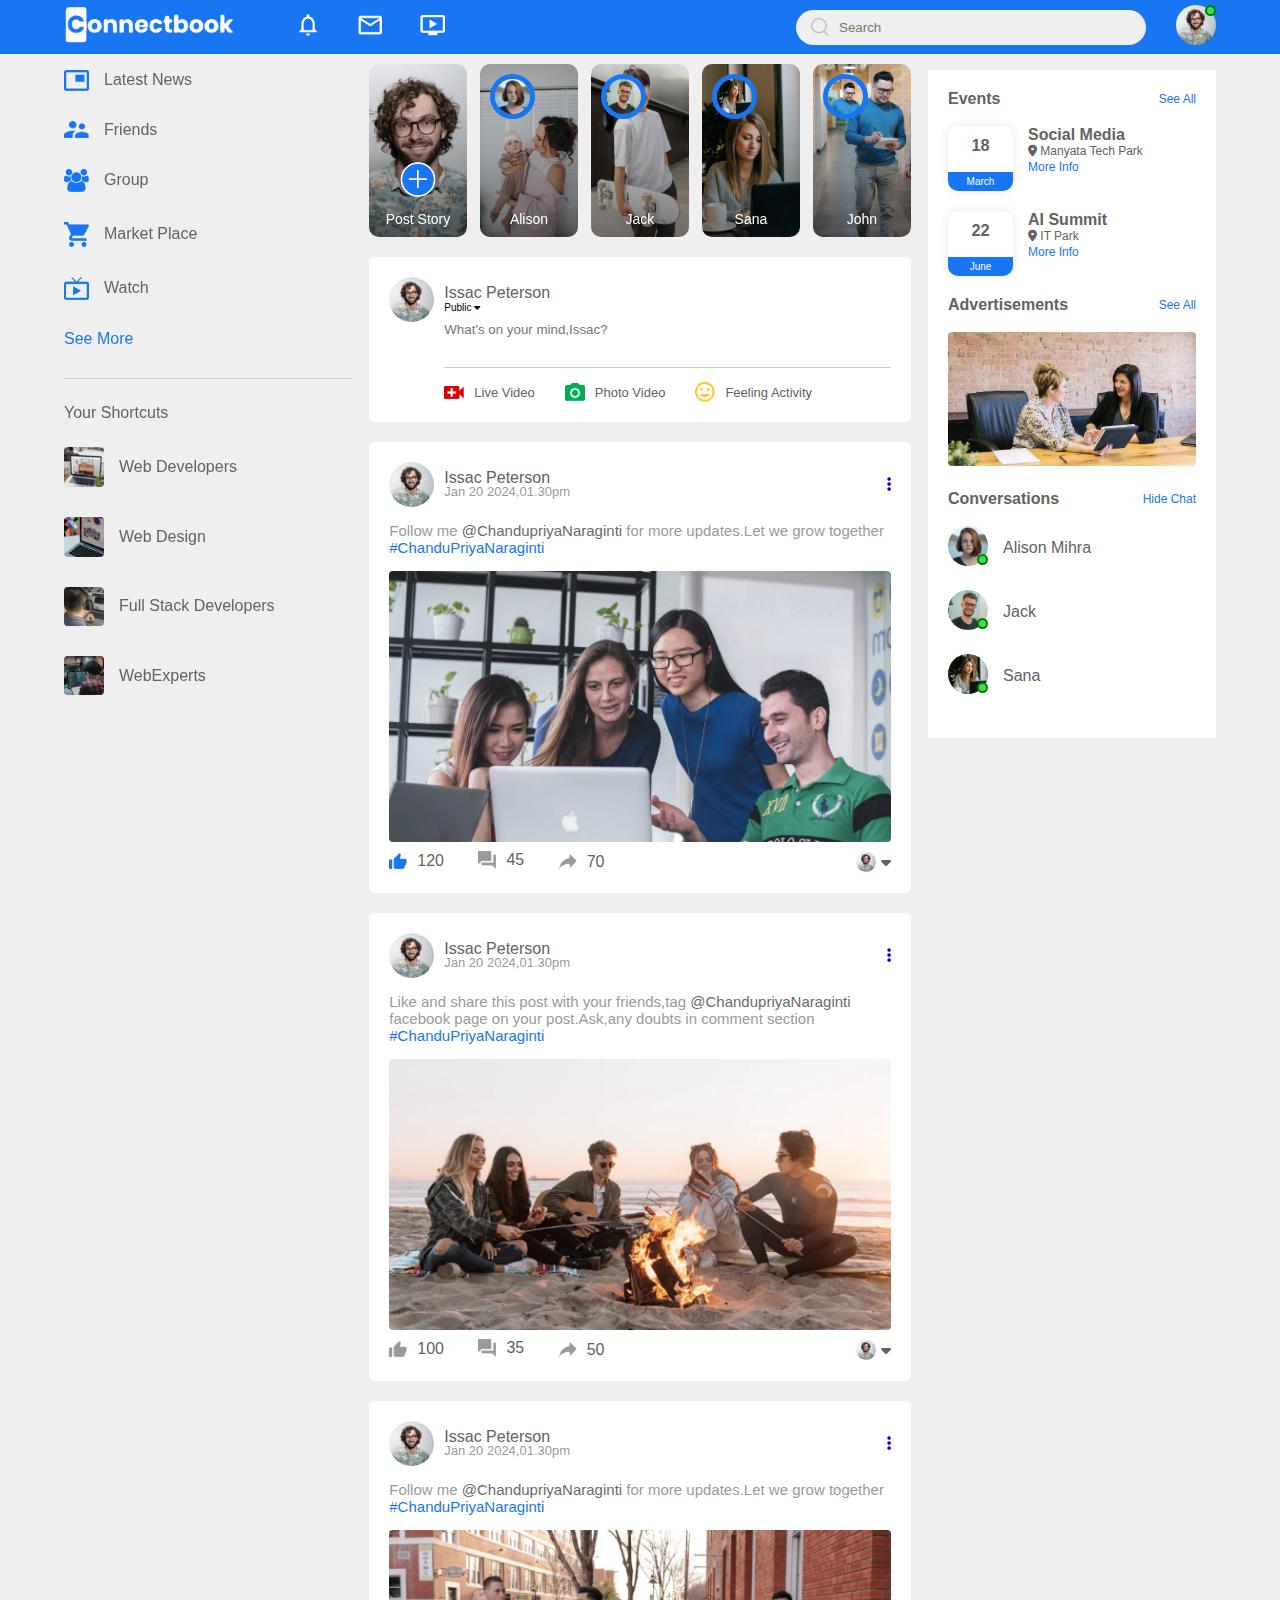
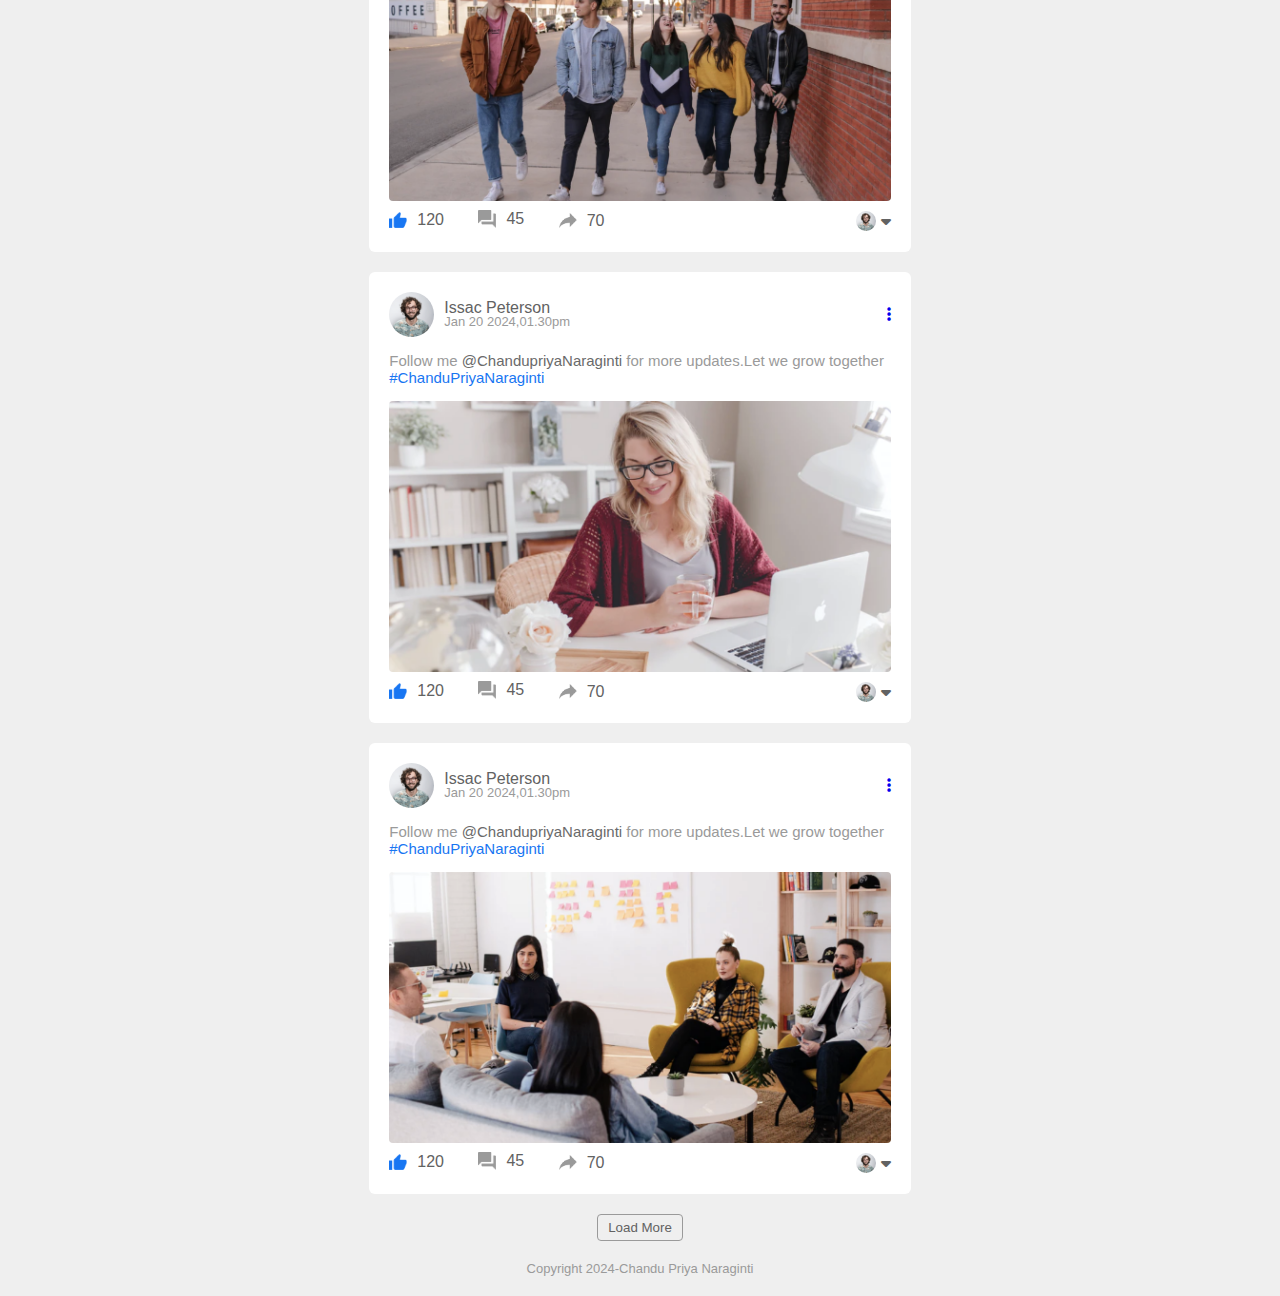
<file: index.html>
<!DOCTYPE html>
<html lang="en">
<head>
    <meta charset="UTF-8">
    <meta name="viewport" content="width=device-width, initial-scale=1.0">
   <link rel="icon" href="images/icon.png">
    <title>Connectbook</title>
    <link rel="stylesheet" href="styles.css">
    <link rel="stylesheet" href="https://cdnjs.cloudflare.com/ajax/libs/font-awesome/6.5.1/css/all.min.css">
</head>
<body>
    <nav>
        <div class="nav-left">
            <a href="index.html">
            <img src="images/logo.png" alt="" class="logo">
            </a>
            <ul>
                <li><img src="images/notification.png" alt=""></li>
                <li><img src="images/inbox.png" alt=""></li>
                <li><img src="images/video.png" alt=""></li>
            </ul>
        </div>
        <div class="nav-right">
            <div class="search-box">
                <img src="images/search.png" alt="">
                <input type="text" name="" id="" placeholder="Search">
            </div>
            <div class="nav-user-icon online" onclick="settingsMenuToggle()"><img src="images/profile-pic.png" alt=""></div>
        </div>

            <!-- ------------------------------settings-menu --------------------------- -->
        <div class="settings-menu">
            <div id="dark-btn">
                <span></span>
            </div>
            <div class="settings-menu-inner">
                <div class="user-profile">
                    <img src="images/profile-pic.png">
                    <div>
                        <p>Issac Peterson</p>
                        <a href="profile.html">See your profile</a>
                    </div>
                </div>
                <hr>
                <div class="user-profile">
                    <img src="images/feedback.png">
                    <div>
                        <p>Give Feedback</p>
                        <a href="#">Help us to improve the new design</a>
                    </div>
                </div>
                <hr>
                <div class="setting-links">
                    <img src="images/setting.png" class="settings-icon">
                    <a href="#">Settings & privacy <img src="images/arrow.png" width="10px"></a>
                </div>
                <div class="setting-links">
                    <img src="images/help.png" class="settings-icon">
                    <a href="#">Help and support<img src="images/arrow.png" width="10px"></a>
                </div>
                <div class="setting-links">
                    <img src="images/display.png" class="settings-icon">
                    <a href="#">Display and accessibility<img src="images/arrow.png" width="10px"></a>
                </div>
                <div class="setting-links">
                    <img src="images/logout.png" class="settings-icon">
                    <a href="#">Logout <img src="images/arrow.png" width="10px"></a>
                </div>

            </div>
            

        </div>

    </nav>
    <div class="container">
        <!-- left-sidebar -->
        <div class="left-sidebar">
            <div class="imp-links">
                <a href="#"><img src="images/news.png" alt="">Latest News</a>
                <a href="#"><img src="images/friends.png" alt=""> Friends</a>
                <a href="#"><img src="images/group.png" alt="">Group</a>
                <a href="#"><img src="images/marketplace.png" alt="">Market Place</a>
                <a href="#"><img src="images/watch.png" alt="">Watch</a>
                <a href="#">See More</a>
            </div>
            <div class="shortcut-links">
                <p>Your Shortcuts</p>
                <a href="#"><img src="images/shortcut-1.png" alt="">Web Developers</a>
                <a href="#"><img src="images/shortcut-2.png" alt="">Web Design</a></a>
                <a href="#"><img src="images/shortcut-3.png" alt="">Full Stack Developers</a></a>
                <a href="#"><img src="images/shortcut-4.png" alt="">WebExperts</a></a>
            </div>


        </div>
        <!-- main-content -->
        <div class="main-content">
            <div class="story-gallary">
                <div class="story story1">
                    <img src="images/upload.png">
                    <p>Post Story</p>
                </div>
                <div class="story story2">
                    <img src="images/member-1.png">
                    <p>Alison</p>
                </div>
                <div class="story story3">
                    <img src="images/member-2.png">
                    <p>Jack</p>
                </div>
                <div class="story story4">
                    <img src="images/member-3.png">
                    <p>Sana</p>
                </div>
                <div class="story story5">
                    <img src="images/member-4.png">
                    <p>John</p>
                </div>

                
            </div>

            <div class="write-post-container">
                <div class="user-profile">
                    <img src="images/profile-pic.png">
                    <div>
                        <p>Issac Peterson</p>
                        <small>Public <i class="fa-solid fa-caret-down"></i></small>
                    </div>
                </div>

                <div class="post-input-container">
                    <textarea rows="3" placeholder="What's on your mind,Issac?"></textarea>
                    <div class="add-post-links">
                        <a href="#"><img src="images/live-video.png" alt="">Live Video</a>
                        <a href="#"><img src="images/photo.png" alt="">Photo Video</a>
                        <a href="#"><img src="images/feeling.png" alt="">Feeling Activity</a>

                    </div>

                </div>
            </div>


            <div class="post-container">
                <div class="post-row">
                    <div class="user-profile">
                        <img src="images/profile-pic.png">
                        <div>
                            <p>Issac Peterson</p>
                            <span>Jan 20 2024,01.30pm</span>
                        </div>
                    </div>
                    <a href="#"><i class="fa-solid fa-ellipsis-vertical"></i></a>

                </div>
                
                <p class="post-text">Follow me <span>@ChandupriyaNaraginti</span>  for more updates.Let we grow together <a href="#">#ChanduPriyaNaraginti</a></p>
                <img src="images/feed-image-1.png" class="post-img">
                <div class="post-row">
                    <div class="activity-icons">
                        <div><img src="images/like-blue.png" alt="">120</div>
                        <div><img src="images/comments.png" alt="">45</div>
                        <div><img src="images/share.png" alt="">70</div>

                    </div>
                    <div class="post-profile-icon">
                        <img src="images/profile-pic.png" ><i class="fa-solid fa-caret-down"></i>

                    </div>
                </div>
            </div>
            <div class="post-container">
                <div class="post-row">
                    <div class="user-profile">
                        <img src="images/profile-pic.png">
                        <div>
                            <p>Issac Peterson</p>
                            <span>Jan 20 2024,01.30pm</span>
                        </div>
                    </div>
                    <a href="#"><i class="fa-solid fa-ellipsis-vertical"></i></a>

                </div>
                
                <p class="post-text">Like and share this post with your friends,tag <span>@ChandupriyaNaraginti</span> facebook page on your post.Ask,any doubts in comment section <a href="#">#ChanduPriyaNaraginti</a></p>
                <img src="images/feed-image-2.png" class="post-img">
                <div class="post-row">
                    <div class="activity-icons">
                        <div><img src="images/like.png">100</div>
                        <div><img src="images/comments.png" >35</div>
                        <div><img src="images/share.png" >50</div>

                    </div>
                    <div class="post-profile-icon">
                        <img src="images/profile-pic.png" ><i class="fa-solid fa-caret-down"></i>

                    </div>
                </div>
            </div>
            <div class="post-container">
                <div class="post-row">
                    <div class="user-profile">
                        <img src="images/profile-pic.png">
                        <div>
                            <p>Issac Peterson</p>
                            <span>Jan 20 2024,01.30pm</span>
                        </div>
                    </div>
                    <a href="#"><i class="fa-solid fa-ellipsis-vertical"></i></a>

                </div>
                
                <p class="post-text">Follow me <span>@ChandupriyaNaraginti</span>  for more updates.Let we grow together <a href="#">#ChanduPriyaNaraginti</a></p>
                <img src="images/feed-image-3.png" class="post-img">
                <div class="post-row">
                    <div class="activity-icons">
                        <div><img src="images/like-blue.png" alt="">120</div>
                        <div><img src="images/comments.png" alt="">45</div>
                        <div><img src="images/share.png" alt="">70</div>

                    </div>
                    <div class="post-profile-icon">
                        <img src="images/profile-pic.png" ><i class="fa-solid fa-caret-down"></i>

                    </div>
                </div>
            </div>
            <div class="post-container">
                <div class="post-row">
                    <div class="user-profile">
                        <img src="images/profile-pic.png">
                        <div>
                            <p>Issac Peterson</p>
                            <span>Jan 20 2024,01.30pm</span>
                        </div>
                    </div>
                    <a href="#"><i class="fa-solid fa-ellipsis-vertical"></i></a>

                </div>
                
                <p class="post-text">Follow me <span>@ChandupriyaNaraginti</span>  for more updates.Let we grow together <a href="#">#ChanduPriyaNaraginti</a></p>
                <img src="images/feed-image-4.png" class="post-img">
                <div class="post-row">
                    <div class="activity-icons">
                        <div><img src="images/like-blue.png" alt="">120</div>
                        <div><img src="images/comments.png" alt="">45</div>
                        <div><img src="images/share.png" alt="">70</div>

                    </div>
                    <div class="post-profile-icon">
                        <img src="images/profile-pic.png" ><i class="fa-solid fa-caret-down"></i>

                    </div>
                </div>
            </div>
            <div class="post-container">
                <div class="post-row">
                    <div class="user-profile">
                        <img src="images/profile-pic.png">
                        <div>
                            <p>Issac Peterson</p>
                            <span>Jan 20 2024,01.30pm</span>
                        </div>
                    </div>
                    <a href="#"><i class="fa-solid fa-ellipsis-vertical"></i></a>

                </div>
                
                <p class="post-text">Follow me <span>@ChandupriyaNaraginti</span>  for more updates.Let we grow together <a href="#">#ChanduPriyaNaraginti</a></p>
                <img src="images/feed-image-5.png" class="post-img">
                <div class="post-row">
                    <div class="activity-icons">
                        <div><img src="images/like-blue.png" alt="">120</div>
                        <div><img src="images/comments.png" alt="">45</div>
                        <div><img src="images/share.png" alt="">70</div>

                    </div>
                    <div class="post-profile-icon">
                        <img src="images/profile-pic.png" ><i class="fa-solid fa-caret-down"></i>

                    </div>
                </div>
            </div>
            <button type="button" class="load-more-btn">Load More</button>
            
        </div>
        <!-- right-sidebar -->
        <div class="right-sidebar">
            <div class="sidebar-title">
                <h4>Events</h4>
                <a href="#">See All</a>
            </div>
            <div class="events">
                <div class="left-event">
                    <h3>18</h3>
                    <span>March</span>
                </div>
                <div class="right-event">
                    <h4>Social Media</h4>
                    <p><i class="fa-solid fa-location-dot"></i> Manyata Tech Park</p>
                    <a href="#">More Info</a>
                </div>

            </div>
            <div class="events">
                <div class="left-event">
                    <h3>22</h3>
                    <span>June</span>
                </div>
                <div class="right-event">
                    <h4>AI Summit</h4>
                    <p><i class="fa-solid fa-location-dot"></i> IT Park</p>
                    <a href="#">More Info</a>
                </div>

            </div>
            <div class="sidebar-title">
                <h4>Advertisements</h4>
                <a href="#">See All</a>
            </div>
            <img src="images/advertisement.png" alt="" class="sidebar-ads">
            <div class="sidebar-title">
                <h4>Conversations</h4>
                <a href="#">Hide Chat</a>
            </div>


            <div class="online-list">
                <div class="online">
                    <img src="images/member-1.png" alt="">
                </div>
                <p>Alison Mihra</p>
            </div>
            <div class="online-list">
                <div class="online">
                    <img src="images/member-2.png" alt="">
                </div>
                <p>Jack </p>
            </div>
            <div class="online-list">
                <div class="online">
                    <img src="images/member-3.png" alt="">
                </div>
                <p>Sana</p>
            </div>



            
        </div>
    </div>
<div class="footer">
    <p>Copyright 2024-Chandu Priya Naraginti</p>
</div>
<script src="script.js"></script>
    
</body>
</html>
</file>
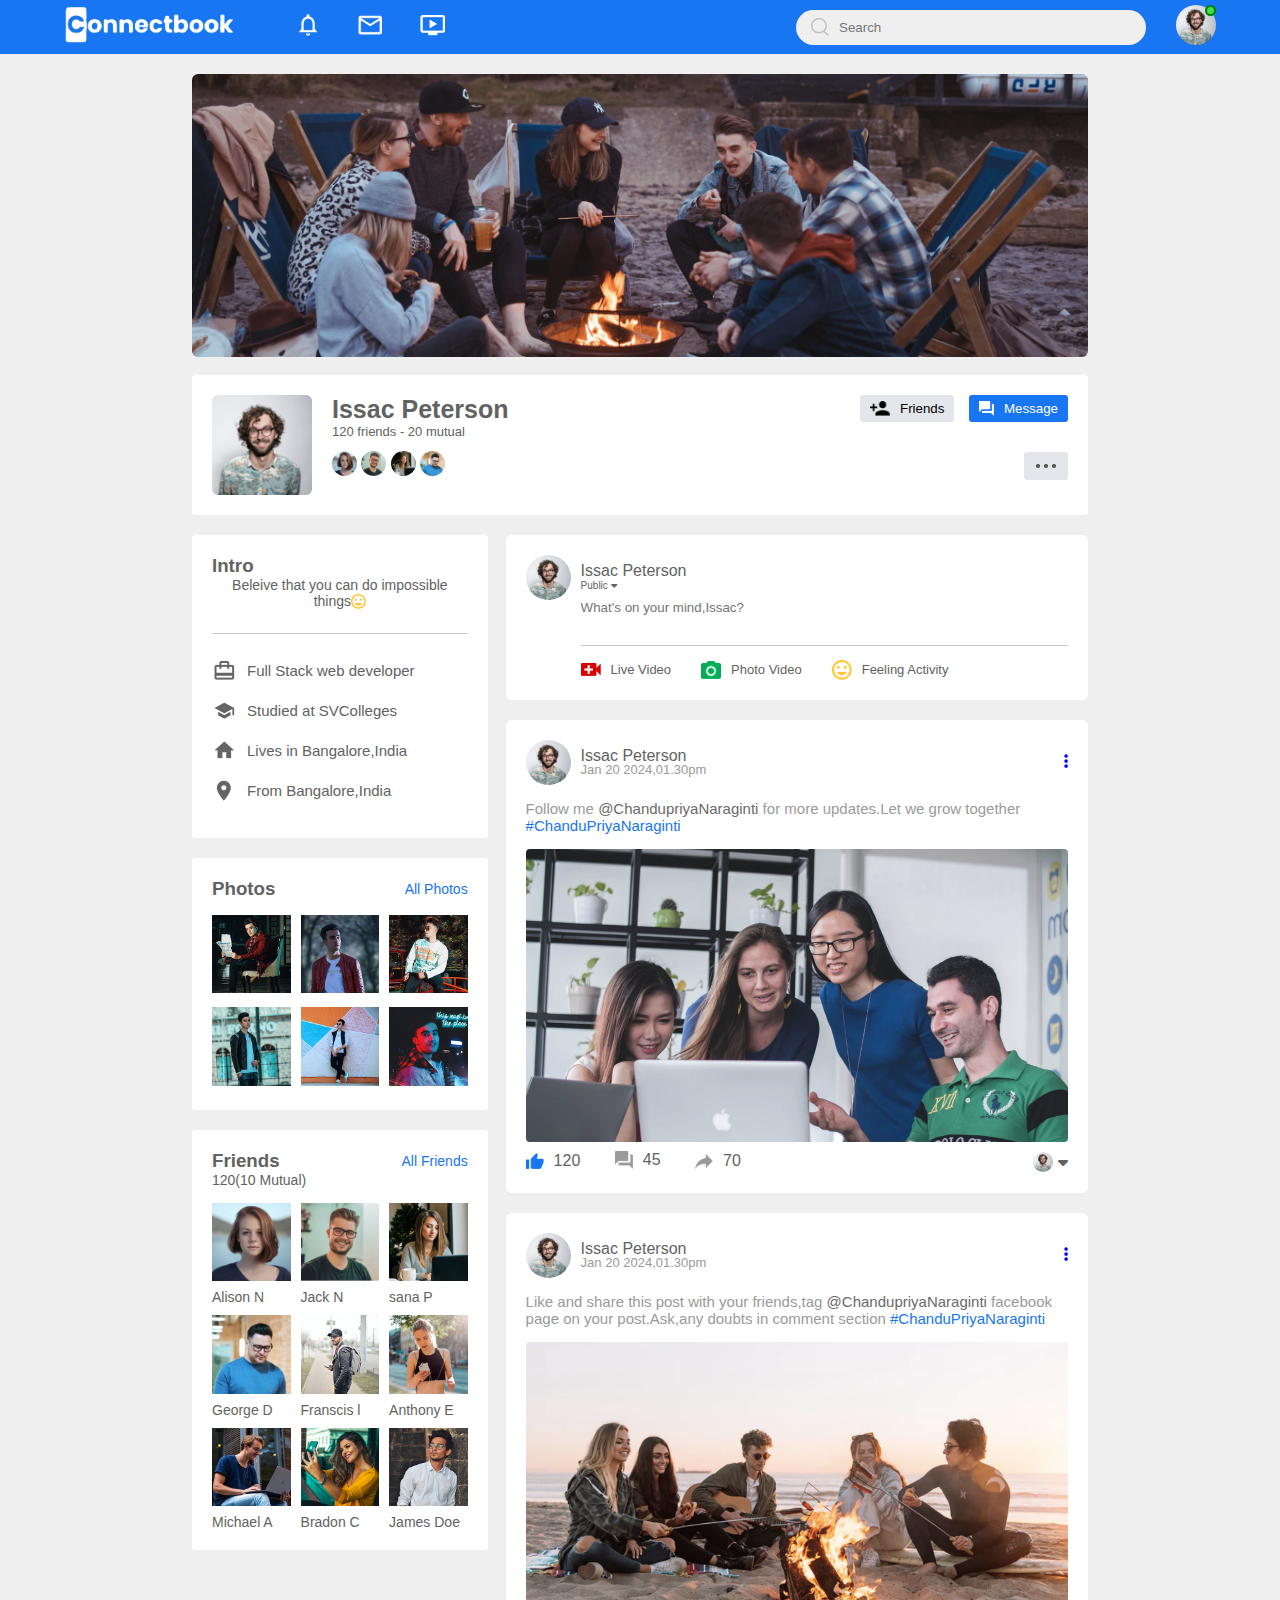
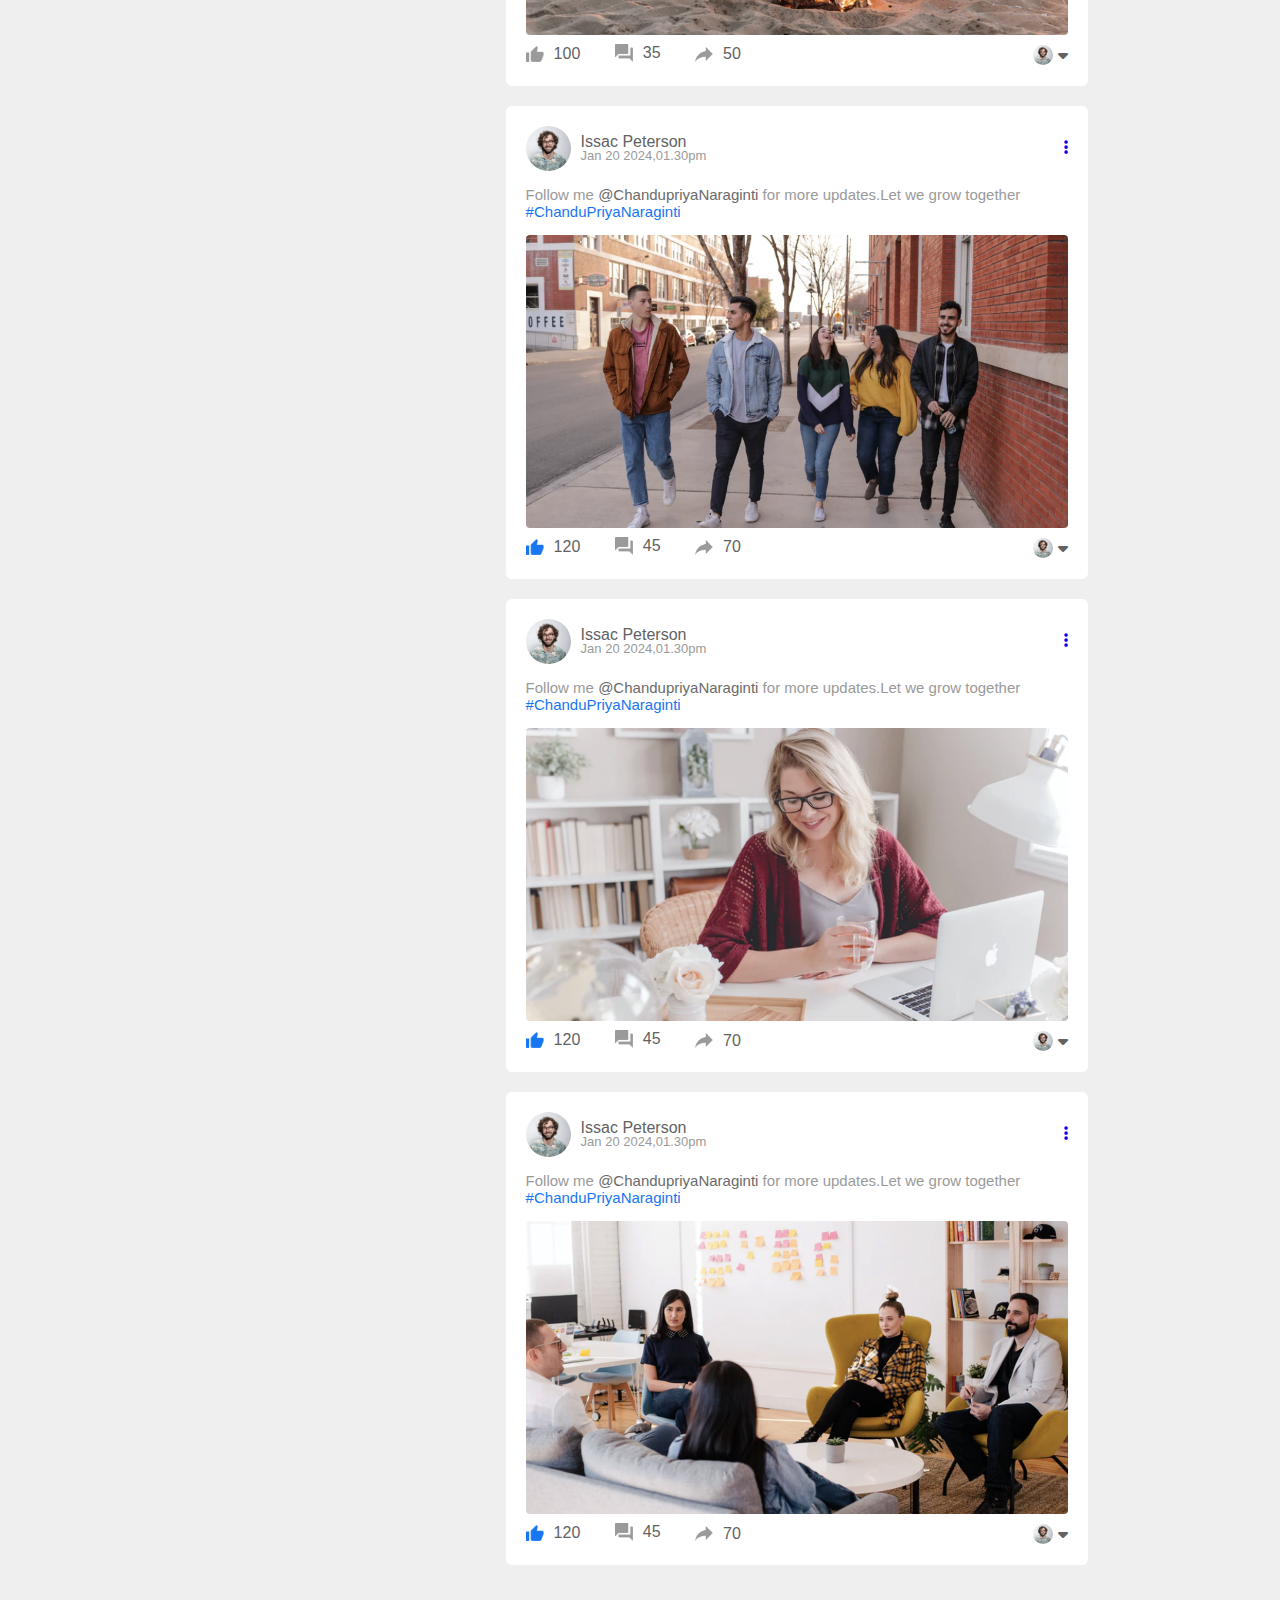
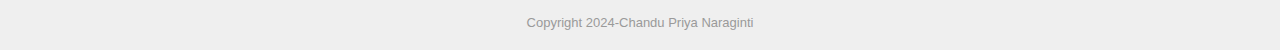
<file: profile.html>
<!DOCTYPE html>
<html lang="en">
<head>
    <meta charset="UTF-8">
    <meta name="viewport" content="width=device-width, initial-scale=1.0">
   <link rel="icon" href="images/icon.png">
    <title>Profile page-Connectbook</title>
    <link rel="stylesheet" href="styles.css">
    <link rel="stylesheet" href="https://cdnjs.cloudflare.com/ajax/libs/font-awesome/6.5.1/css/all.min.css">
</head>
<body>
    <nav>
        <div class="nav-left">
            <a href="index.html">
            <img src="images/logo.png" alt="" class="logo">
            </a>
            <ul>
                <li><img src="images/notification.png" alt=""></li>
                <li><img src="images/inbox.png" alt=""></li>
                <li><img src="images/video.png" alt=""></li>
            </ul>
        </div>
        <div class="nav-right">
            <div class="search-box">
                <img src="images/search.png" alt="">
                <input type="text" name="" id="" placeholder="Search">
            </div>
            <div class="nav-user-icon online" onclick="settingsMenuToggle()"><img src="images/profile-pic.png" alt=""></div>
        </div>

            <!-- ------------------------------settings-menu --------------------------- -->
        <div class="settings-menu">
            <div id="dark-btn">
                <span></span>
            </div>
            <div class="settings-menu-inner">
                <div class="user-profile">
                    <img src="images/profile-pic.png">
                    <div>
                        <p>Issac Peterson</p>
                        <a href="profile.html">See your profile</a>
                    </div>
                </div>
                <hr>
                <div class="user-profile">
                    <img src="images/feedback.png">
                    <div>
                        <p>Give Feedback</p>
                        <a href="#">Help us to improve the new design</a>
                    </div>
                </div>
                <hr>
                <div class="setting-links">
                    <img src="images/setting.png" class="settings-icon">
                    <a href="#">Settings & privacy <img src="images/arrow.png" width="10px"></a>
                </div>
                <div class="setting-links">
                    <img src="images/help.png" class="settings-icon">
                    <a href="#">Help and support<img src="images/arrow.png" width="10px"></a>
                </div>
                <div class="setting-links">
                    <img src="images/display.png" class="settings-icon">
                    <a href="#">Display and accessibility<img src="images/arrow.png" width="10px"></a>
                </div>
                <div class="setting-links">
                    <img src="images/logout.png" class="settings-icon">
                    <a href="#">Logout <img src="images/arrow.png" width="10px"></a>
                </div>

            </div>
            

        </div>

    </nav>
    <!--------------------------------profile-page------------------------------------>
    <div class="profile-container">
        <img src="images/cover.png" class="cover-img">
        <div class="profile-details">
            <div class="pd-left">
                <div class="pd-row">
                    <img src="images/profile-pic.png" class="pd-image" >
                    <div>
                        <h3>Issac Peterson</h3>
                        <p>120 friends - 20 mutual</p>
                        <img src="images/member-1.png">
                        <img src="images/member-2.png">
                        <img src="images/member-3.png">
                        <img src="images/member-4.png">
            

                    </div>
                </div>
            </div>
            <div class="pd-right">
                <button type="button"><img src="images/add-friends.png">Friends</button>
                <button type="button"><img src="images/message.png">Message</button>
                <br>
                <a href="#"><img src="images/more.png" ></a>

            </div>

        </div>
        <div class="profile-info">
            <div class="info-col">
                <div class="profile-intro">
                    <h3>Intro</h3>
                    <p class="intro-text">Beleive that you can do impossible things<img src="images/feeling.png" alt=""></p>
                    <hr>
                    <ul>
                        <li> <img src="images/profile-job.png" > Full Stack web developer</li>
                        <li> <img src="images/profile-study.png" > Studied at SVColleges</li>
                        <li> <img src="images/profile-home.png" > Lives in Bangalore,India</li>
                        <li> <img src="images/profile-location.png" > From Bangalore,India</li>
                    </ul>
                </div>
                <div class="profile-intro">
                    <div class="title-box">
                        <h3>Photos</h3>
                        <a href="">All Photos</a>
        
                    </div>
                    
                    <div class="photo-box">
                        <div><img src="images/photo1.png" alt=""></div>
                        <div><img src="images/photo2.png" alt=""></div>
                        <div><img src="images/photo3.png" alt=""></div>
                        <div><img src="images/photo4.png" alt=""></div>
                        <div><img src="images/photo5.png" alt=""></div>
                        <div><img src="images/photo6.png" alt=""></div>
        
        
                    </div>
                </div>
                <div class="profile-intro">
                    <div class="title-box">
                        <h3>Friends</h3>
                        <a href="">All Friends</a>
        
                    </div>
                    <p>120(10 Mutual)</p>
                    
                    <div class="friends-box">
                        <div><img src="images/member-1.png" ><p>Alison N</p></div>
                        <div><img src="images/member-2.png" ><p>Jack N</p></div>
                        <div><img src="images/member-3.png" ><p>sana P</p></div>
                        <div><img src="images/member-4.png" ><p>George D</p></div>
                        <div><img src="images/member-5.png" ><p>Franscis l</p></div>
                        <div><img src="images/member-6.png" ><p>Anthony E</p></div>
                        <div><img src="images/member-7.png" ><p>Michael A</p></div>
                        <div><img src="images/member-8.png" ><p>Bradon C</p></div>
                        <div><img src="images/member-9.png" ><p>James Doe</p></div>
                        
        
        
                    </div>
                </div>

            </div>
            <div class="post-col">
                <div class="write-post-container">
                    <div class="user-profile">
                        <img src="images/profile-pic.png">
                        <div>
                            <p>Issac Peterson</p>
                            <small>Public <i class="fa-solid fa-caret-down"></i></small>
                        </div>
                    </div>
    
                    <div class="post-input-container">
                        <textarea rows="3" placeholder="What's on your mind,Issac?"></textarea>
                        <div class="add-post-links">
                            <a href="#"><img src="images/live-video.png" alt="">Live Video</a>
                            <a href="#"><img src="images/photo.png" alt="">Photo Video</a>
                            <a href="#"><img src="images/feeling.png" alt="">Feeling Activity</a>
    
                        </div>
    
                    </div>
                </div>
                <div class="post-container">
                    <div class="post-row">
                        <div class="user-profile">
                            <img src="images/profile-pic.png">
                            <div>
                                <p>Issac Peterson</p>
                                <span>Jan 20 2024,01.30pm</span>
                            </div>
                        </div>
                        <a href="#"><i class="fa-solid fa-ellipsis-vertical"></i></a>
    
                    </div>
                    
                    <p class="post-text">Follow me <span>@ChandupriyaNaraginti</span>  for more updates.Let we grow together <a href="#">#ChanduPriyaNaraginti</a></p>
                    <img src="images/feed-image-1.png" class="post-img">
                    <div class="post-row">
                        <div class="activity-icons">
                            <div><img src="images/like-blue.png" alt="">120</div>
                            <div><img src="images/comments.png" alt="">45</div>
                            <div><img src="images/share.png" alt="">70</div>
    
                        </div>
                        <div class="post-profile-icon">
                            <img src="images/profile-pic.png" ><i class="fa-solid fa-caret-down"></i>
    
                        </div>
                    </div>
                </div>
                <div class="post-container">
                    <div class="post-row">
                        <div class="user-profile">
                            <img src="images/profile-pic.png">
                            <div>
                                <p>Issac Peterson</p>
                                <span>Jan 20 2024,01.30pm</span>
                            </div>
                        </div>
                        <a href="#"><i class="fa-solid fa-ellipsis-vertical"></i></a>
    
                    </div>
                    
                    <p class="post-text">Like and share this post with your friends,tag <span>@ChandupriyaNaraginti</span> facebook page on your post.Ask,any doubts in comment section <a href="#">#ChanduPriyaNaraginti</a></p>
                    <img src="images/feed-image-2.png" class="post-img">
                    <div class="post-row">
                        <div class="activity-icons">
                            <div><img src="images/like.png">100</div>
                            <div><img src="images/comments.png" >35</div>
                            <div><img src="images/share.png" >50</div>
    
                        </div>
                        <div class="post-profile-icon">
                            <img src="images/profile-pic.png" ><i class="fa-solid fa-caret-down"></i>
    
                        </div>
                    </div>
                </div>
                <div class="post-container">
                    <div class="post-row">
                        <div class="user-profile">
                            <img src="images/profile-pic.png">
                            <div>
                                <p>Issac Peterson</p>
                                <span>Jan 20 2024,01.30pm</span>
                            </div>
                        </div>
                        <a href="#"><i class="fa-solid fa-ellipsis-vertical"></i></a>
    
                    </div>
                    
                    <p class="post-text">Follow me <span>@ChandupriyaNaraginti</span>  for more updates.Let we grow together <a href="#">#ChanduPriyaNaraginti</a></p>
                    <img src="images/feed-image-3.png" class="post-img">
                    <div class="post-row">
                        <div class="activity-icons">
                            <div><img src="images/like-blue.png" alt="">120</div>
                            <div><img src="images/comments.png" alt="">45</div>
                            <div><img src="images/share.png" alt="">70</div>
    
                        </div>
                        <div class="post-profile-icon">
                            <img src="images/profile-pic.png" ><i class="fa-solid fa-caret-down"></i>
    
                        </div>
                    </div>
                </div>
                <div class="post-container">
                    <div class="post-row">
                        <div class="user-profile">
                            <img src="images/profile-pic.png">
                            <div>
                                <p>Issac Peterson</p>
                                <span>Jan 20 2024,01.30pm</span>
                            </div>
                        </div>
                        <a href="#"><i class="fa-solid fa-ellipsis-vertical"></i></a>
    
                    </div>
                    
                    <p class="post-text">Follow me <span>@ChandupriyaNaraginti</span>  for more updates.Let we grow together <a href="#">#ChanduPriyaNaraginti</a></p>
                    <img src="images/feed-image-4.png" class="post-img">
                    <div class="post-row">
                        <div class="activity-icons">
                            <div><img src="images/like-blue.png" alt="">120</div>
                            <div><img src="images/comments.png" alt="">45</div>
                            <div><img src="images/share.png" alt="">70</div>
    
                        </div>
                        <div class="post-profile-icon">
                            <img src="images/profile-pic.png" ><i class="fa-solid fa-caret-down"></i>
    
                        </div>
                    </div>
                </div>
                <div class="post-container">
                    <div class="post-row">
                        <div class="user-profile">
                            <img src="images/profile-pic.png">
                            <div>
                                <p>Issac Peterson</p>
                                <span>Jan 20 2024,01.30pm</span>
                            </div>
                        </div>
                        <a href="#"><i class="fa-solid fa-ellipsis-vertical"></i></a>
    
                    </div>
                    
                    <p class="post-text">Follow me <span>@ChandupriyaNaraginti</span>  for more updates.Let we grow together <a href="#">#ChanduPriyaNaraginti</a></p>
                    <img src="images/feed-image-5.png" class="post-img">
                    <div class="post-row">
                        <div class="activity-icons">
                            <div><img src="images/like-blue.png" alt="">120</div>
                            <div><img src="images/comments.png" alt="">45</div>
                            <div><img src="images/share.png" alt="">70</div>
    
                        </div>
                        <div class="post-profile-icon">
                            <img src="images/profile-pic.png" ><i class="fa-solid fa-caret-down"></i>
    
                        </div>
                    </div>
                </div>

            </div>



        </div>
        
       
    </div>

    







   
 
   
<div class="footer">
    <p>Copyright 2024-Chandu Priya Naraginti</p>
</div>
<script src="script.js"></script>
    
</body>
</html>
</file>
<file: styles.css>
*{
    margin: 0;
    padding: 0;
    font-family: 'poppins',sans-serif;
    box-sizing: border-box;
}
:root{
    --body-color:#efefef;
    --nav-color:#1876f2;
    --bg-color:#fff;


}
.dark-theme{
    --body-color:#0a0a0a;
    --nav-color:#000;
    --bg-color:#000;

}
body{
    background-color: var(--body-color);
    transition: background 0.3s;
}
nav{
    display: flex;
    align-items: center;
    justify-content: space-between;
    background: var(--nav-color);
    /* flex-direction:row; */
    padding: 5px 5%;
    /* position: fixed;
    width: 100%; */
    position: sticky;
    top: 0px;
    z-index: 1;

}
.logo{
    width:170px;
    margin-right: 45px;

}
.nav-left,.nav-right{
    display: flex;
    align-items: center;

}

.nav-left ul li{
    list-style: none;
    display: inline-block;
}
.nav-left ul li img{
    width: 28px;
    margin: 0 15px;

}
.nav-user-icon img{
    width: 40px;
    border-radius: 50%;
    cursor: pointer;
}
.nav-user-icon{
    margin-left: 30px;
}
.search-box{
    background: #efefef;
    width: 350px;
    border-radius: 20px;
    display: flex;
    align-items: center;
    padding: 0 15px;
}
.search-box img{
    width: 18px;
}
.search-box input{
    width: 100%;
    background: transparent;
    outline: none;
    border: none;
    padding: 10px;
}
.online{
    position: relative;

}
.online:after{
    content: '';
    width: 7px;
    height: 7px;
    border: 2px solid green;
    border-radius: 50%;
    background: #41db51;
    position: absolute;
    top:0;
    right: 0;

}
.container{
    display: flex;
    justify-content: space-between;
    padding: 10px 5%;
    /* background-color: red; */
}

.left-sidebar{
   
    flex-basis: 25%;
    position: sticky;
    top: 70px;
    align-self: flex-start;
   

}
.right-sidebar{
   
    flex-basis: 25%;
    position: sticky;
    top: 70px;
    align-self: flex-start;
    background:var(--bg-color);
    padding: 20px;
    border-radius: 4px;
    color: #626262;
   
}
.main-content{
    
    flex-basis: 47%;
   
}

.shortcut-links a,.imp-links a{
    text-decoration: none;
    display: flex;
    align-items: center;
    margin-bottom: 30px;
    color: #626262;
    width: fit-content;

}
.imp-links a:last-child{
    color: #1876f2;
}
.imp-links{
    border-bottom: 1px solid #ccc;
}
.imp-links a img{
    width: 25px;
    margin-right: 15px;
}

.shortcut-links a img{
    width: 40px;
    border-radius: 4px;
    margin-right: 15px;

}
.shortcut-links p{
    margin: 25px 0;
    color: #626262;
    font-weight: 500;
}
.sidebar-title{
    display: flex;
    align-items: center;
    justify-content: space-between;
    margin-bottom: 18px;
}
.right-sidebar h4{
    font-weight: 600;
    font-size: 16px;
}
.sidebar-title a{
    text-decoration: none;
    color: #1876f2;
    font-size: 12px;
}
.events{
    display: flex;
    /* align-items: center;
    justify-content: space-between; */
    margin-bottom: 20px;
    font-size: 14px;

}
.left-event{
    border-radius: 10px;
    height: 65px;
    width: 65px;
    margin-right: 15px;
    padding-top: 10px;
    text-align: center;
    position: relative;
    overflow: hidden;
    box-shadow: 0 0 10px rgba(0,0,0,0.1);

}
.events p{

    font-size: 12px;

}
.events a{
    font-size: 12px;
    text-decoration: none;
    color: #1876f2;
}
.left-event span{
    position: absolute;
    bottom: 0;
    left: 0;
    width: 100%;
    background: #1876f2;
    color: #fff;
    font-size: 10px;
    padding: 4px 0;

}
.sidebar-ads{
    width: 100%;
    margin-bottom: 20px;
    border-radius: 4px;

}
.online-list{
    display: flex;
    align-items: center;
    margin-bottom: 20px;

}
.online-list .online img{
    width: 40px;
    border-radius: 50%;


}
.online-list .online{
    width: 40px;
    border-radius: 50%;
    margin-right: 15px;
}
.online-list .online:after{
    top:unset;
    bottom: 5px;
}
.story-gallary{
    display: flex;
    justify-content: space-between;
    margin-bottom: 20px;
}
.story{
    flex-basis: 18%;
    padding-top: 32%;
    position: relative;
    /* background-position: center; */
    background-size: cover;
    border-radius: 10px;

}
.story img{
    position: absolute;
    width: 45px;
    border-radius: 50%;
    top: 10px;
    left: 10px;
    border: 5px solid #1876f2;
}
.story p{
    position: absolute;
    width: 100%;
    bottom: 10px;
    text-align: center;
    color: #fff;
    font-size: 14px;

}
.story1{
    background-image: linear-gradient(transparent,rgba(0,0,0,0.5)),url(images/status-1.png);


}
.story2{
    background-image: linear-gradient(transparent,rgba(0,0,0,0.5)),url(images/status-2.png);


}
.story3{
    background-image: linear-gradient(transparent,rgba(0,0,0,0.5)),url(images/status-3.png);


}
.story4{
    background-image: linear-gradient(transparent,rgba(0,0,0,0.5)),url(images/status-4.png);


}
.story5{
    background-image: linear-gradient(transparent,rgba(0,0,0,0.5)),url(images/status-5.png);


}
.story.story1 img{
    top: unset;
    left: 50%;
    bottom: 40px;
    transform: translateX(-50%);
    border: none;
    width: 35px;
}
.write-post-container{
    width: 100%;
    background: var(--bg-color);
    border-radius:6px ;
    padding: 20px;
    columns: #626262;
}
.user-profile{
    display: flex;
    align-items: center;


}
.user-profile img{
width:45px;
border-radius: 50%;
margin-right: 10px;
  
}
.user-profile p{
    margin-bottom: -5px;
    font-weight: 500;
    color: #626262;
}
.user-profile small{
    font-size: 10px;
}
.post-input-container{
    padding-left: 55px;
    top: 20px;
}
.post-input-container textarea{
    width: 100%;
    border: 0;
    outline: 0;
    border-bottom: 1px solid #ccc;
    background: transparent;
    resize: none;

}
.add-post-links{
    display: flex;
    margin-top: 10px;
}
.add-post-links a{
    text-decoration: none;
    display: flex;
    align-items: center;
    color: #626262;
    margin-right: 30px;
    font-size: 13px;
}
.add-post-links a img{
    width: 20px;
    margin-right: 10px;
    
}
.post-container{
    width: 100%;
    background:var(--bg-color);
    border-radius: 6px;
    padding: 20px;
    color: #626262;
    margin: 20px 0;
}
.user-profile span{
    font-size: 13px;
    color: #9a9a9a;

}
.post-text{
    color: #9a9a9a;
    margin: 15px 0;
    font-size: 15px;
}
.post-text span{
    color: #6a6a6a;
    font-weight: 500;

}
.post-text a{
    text-decoration: none;
    color: #1876f2;
}

.post-img{
    width: 100%;
    border-radius: 4px;
    margin-bottom: 5px;


}
.post-row{
    display: flex;
    align-items: center;
    justify-content: space-between;
}
.activity-icons div img{
    width: 18px;
    margin-right: 10px;
}
.activity-icons div{
    display: inline-flex;
    align-items: center;
    margin-right: 30px;
}
.post-profile-icon{
    display: flex;
    align-items: center;
}
.post-profile-icon img{
    width: 20px;
    border-radius: 50%;
    margin-right: 5px;
}
.load-more-btn{
    display: block;
    margin: auto; 
    cursor: pointer;
    padding: 5px 10px;
    border: 1px solid #9a9a9a;
    color: #626262;
    background: transparent;
    border-radius: 4px;

}
.footer{
    text-align: center;
    color: #9a9a9a;
    padding: 10px 0 20px;
    font-size: 13px;
}
.settings-menu{
    position: absolute;
    width: 90%;
    max-width: 350px;
    max-height: 0;
    background: var(--bg-color);
    box-shadow: 0 0 10px rgba(0,0,0,0.5);
    overflow: hidden;
    border-radius: 4px;
    top: 108%;
    right: 5%;
    transition: max-height 0.3s;
}
.settings-menu-height{
    max-height: 450px;

}

.user-profile a{
    font-size: 12px;
    color: #1876f2;
    text-decoration: none;
}
.settings-menu-inner{
    padding: 20px;

}
.settings-menu hr{
    border: 0;
    height: 1px;
    background: #9a9a9a;
    margin: 15px 0;
}
.setting-links{
    display: flex;
    align-items: center;
    margin: 15px 0;

}
.setting-links .settings-icon{
    width: 38px;
    margin-right: 10px;
    border-radius: 50%;
}
.setting-links a{
    display: flex;
    flex: 1;
    align-items: center;
    justify-content: space-between;
    text-decoration: none;
    color: #626262;
}
#dark-btn{
    position: absolute;
    top: 20px;
    right: 30px;
    background: #ccc;
    width: 45px;
    border-radius: 15px;
    padding: 2px 3px;
    cursor: pointer;
    display: flex;
    transition: padding-left 0.5s,background 0.5s;
}
#dark-btn span{
    width: 18px;
    height: 18px;
    background: #fff;
    border-radius: 50%;
    display: inline-block;
}
#dark-btn.dark-btn-on {
    padding-left:23px ;
    background:#0a0a0a;

}
/* ------------------------profile-page------------------------ */
.profile-container{
    padding: 20px 15%;
    color: #626262;
}
.cover-img{
    width: 100%;
    border-radius: 6px;
    margin-bottom: 14px;
}
.profile-details{
    background:var(--bg-color);
    padding: 20px;
    border-radius: 4px;
    display: flex;
    align-items: flex-start;
    justify-content: space-between;
}
.pd-row{
    display: flex;
    align-items: flex-start; 

}
.pd-image{
    width: 100px;
    margin-right:20px ;
    border-radius: 6px;
}
.pd-row div h3{
    font-size: 25px;
    font-weight: 600;

}
.pd-row div p{
    font-size: 13px;
}
.pd-row div img{
    width: 25px;
    border-radius: 50%;
    margin-top: 12px;
}
.pd-right button{
    background: #1876f2;
    border: 0;
    outline: 0;
    padding: 6px 10px;
    display: inline-flex;
    align-items: center;
    color: #fff;
    border-radius: 3px;
    margin-left: 10px;
    cursor: pointer;
}
.pd-right button img{
    height: 15px;
    margin-right: 10px;

}
.pd-right button:first-child{
    background: #e4e6eb;
    color: black;
}
.pd-right{
    text-align: right;
}
.pd-right a{
    background: #e4e6eb;
    border-radius:3px ;
    padding: 12px;
    display: inline-flex;
    margin-top: 30px;
}
.pd-right a img{
    width: 20px;
}
.profile-info{
    display: flex;
    align-self: flex-start;
    justify-content: space-between;
    margin-top: 20px;
}
.info-col{
    flex-basis: 33%;
}
.post-col{
    flex-basis: 65%;
}
.profile-intro{
    background:var(--bg-color);
    padding: 20px;
    margin-bottom: 20px;
    border-radius: 4px;
}
.profile-intro h3{
    font-weight: 600;

}
.intro-text{
    text-align: center;
}
.intro-text img{
    width: 15px;
    margin-bottom: -3px;

}
.profile-intro hr{
    border: 0;
    height: 1px;
    background: #ccc;
    margin: 24px 0;
}
.profile-intro ul li{
    list-style: none;
    font-size: 15px;
    margin: 15px 0;
    display: flex;
    align-items: center;
}
.profile-intro ul li img{
    width: 25px;
    margin-right:10px ;
}
.title-box{
    display: flex;
    align-items: center;
    justify-content: space-between;
}
.title-box a{
    text-decoration: none;
    color: #1876f2;
    font-size: 14px;
}
.photo-box,.friends-box{
    display: grid;
    grid-template-columns: repeat(3,auto);
    grid-gap: 10px;
    margin-top: 15px;
}
.photo-box div img,.friends-box div img{
    width: 100%;
    cursor: pointer;
}
.profile-intro p{
    font-size: 14px;
}
.friends-box div img{
    padding-bottom: 20px;

}
.friends-box div{
    position: relative;
}
.friends-box p{
    position: absolute;
    bottom: 0;
    left: 0;

}
/* ------media query for home page---- */
@media (max-width:900px) { 
    .right-sidebar{
        display: none;
    }
    .left-sidebar{
        display: none;
    }
    nav{
        flex-wrap: wrap;
    }
    .search-box{
        display: none;
    }
    .logo{
        width: 110px;
        margin-right: 20px;
    }
    .nav-left ul li img{
        width: 20px;
        margin: 0 8px;
    }
    .nav-user-icon img{
        width: 30px;

    }
    .nav-user-icon{
        margin-left: 0;
    }
    /* .add-post-links{
        flex-wrap: wrap;
    
    } */
    .main-content{
        flex-basis: 100%;
    }
    .story img{
        width:30px;
        border-width: 3px;
    }
    .story p{
        font-size: 10px;

    }
    .story.story1 img{
        width: 25px;
        bottom: 30px;

    }
    .add-post-links a{
        margin-right: 12px;
        font-size: 9px;
    }
    .add-post-links a img{
        width: 16px;
        margin-right: 5px;
        
    }
    .post-input-container{
        padding-left: 0;
    }

}
/* .................................Media query for profile page---------------------- */
@media (max-width:900px) {
    .profile-container{
        padding: 20px 5%;
    }
    
    .profile-details{
        flex-wrap: wrap;
    }
    .pd-right{
        text-align: left;
        margin-top: 10px;
    }
    .pd-right  button{
        margin-left: 0;
        margin-right: 10px;

    }
    .pd-row div h3{
        font-size: 16px;
    }
    .profile-info{
        flex-wrap: wrap;
    }
    .info-col,.post-col{
        flex-basis: 100%;

    }
  
   
}
</file>
